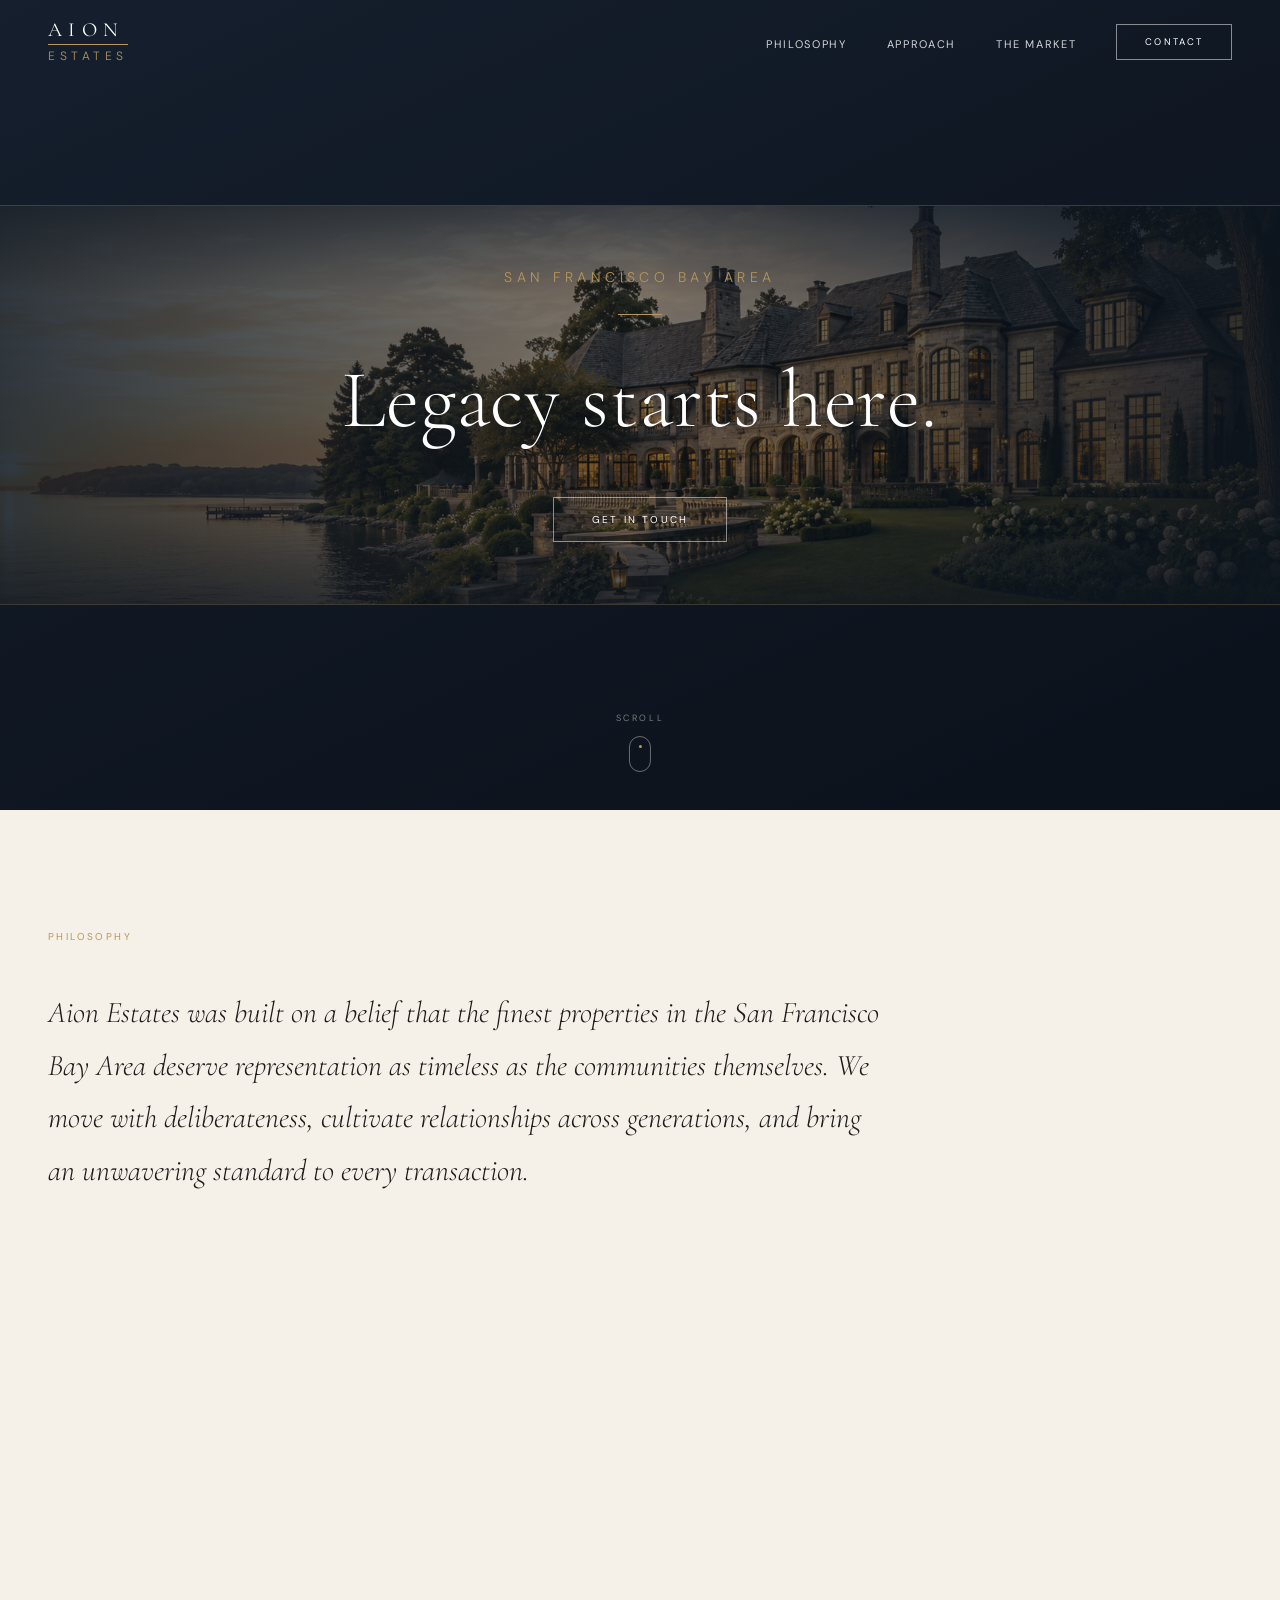
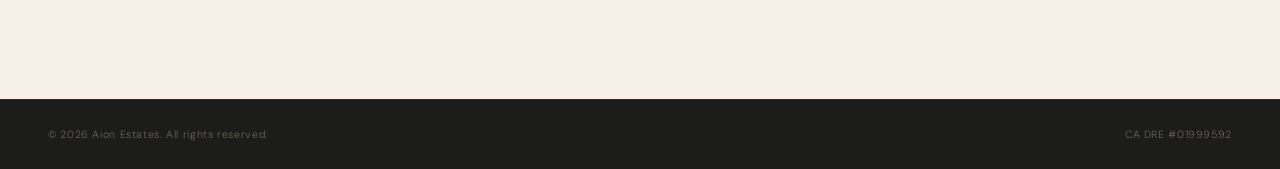
<file: index.html>
<!DOCTYPE html>
<html lang="en">
<head>
  <meta charset="UTF-8">
  <meta name="viewport" content="width=device-width, initial-scale=1">
  <title>Aion Estates — San Francisco Bay Area Real Estate</title>
  <link rel="preconnect" href="https://fonts.googleapis.com">
  <link rel="preconnect" href="https://fonts.gstatic.com" crossorigin>
  <link href="https://fonts.googleapis.com/css2?family=Cormorant+Garamond:ital,wght@0,300;0,400;0,500;1,300;1,400;1,500&family=DM+Sans:opsz,wght@9..40,300;9..40,400;9..40,500&display=swap" rel="stylesheet">
  <style>
    /* ── Tokens ──────────────────────────────────────────────── */
    :root {
      --cream:      #F5F0E8;
      --surface:    #FAFAF7;
      --charcoal:   #1C1C1A;
      --stone:      #6B6459;
      --gold:       #B8975A;
      --white:      #FFFFFF;
      --night-1:    #1E2D40;
      --night-2:    #162130;
      --night-3:    #0D1620;
      --gold-90:    rgba(184,151,90,0.90);
      --gold-70:    rgba(184,151,90,0.70);
      --gold-45:    rgba(184,151,90,0.45);
      --gold-28:    rgba(184,151,90,0.28);
      --gold-14:    rgba(184,151,90,0.14);
      --line-ink:        rgba(28,28,26,0.10);
      --line-ink-strong: rgba(28,28,26,0.35);
      --line-light:      rgba(255,255,255,0.50);
      --scrim:      rgba(8,12,18,0.40);
      --field-bg:   rgba(255,255,255,0.04);
      --shadow-nav: 0 1px 0 rgba(28,28,26,0.09);
      --rule-vertical: linear-gradient(to bottom, transparent 0%, var(--gold-45) 20%, var(--gold-45) 80%, transparent 100%);

      --font-serif: 'Cormorant Garamond', Georgia, 'Times New Roman', serif;
      --font-sans:  'DM Sans', system-ui, -apple-system, sans-serif;

      --display-xl:  clamp(44px, 6.5vw, 82px);
      --display-lg:  clamp(34px, 4vw, 54px);
      --display-md:  30px;
      --display-sm:  26px;
      --text-lg:     15px;
      --text-md:     14px;
      --text-xs:     11px;
      --label:       10px;

      --leading-tight: 1.1;
      --leading-snug:  1.2;
      --leading-quote: 1.75;
      --leading-body:  1.8;

      --tracking-tight:    0.01em;
      --tracking-link:     0.15em;
      --tracking-button:   0.22em;
      --tracking-label:    0.24em;
      --tracking-wide:     0.32em;
      --tracking-wordmark: 0.38em;

      --max-w:     1200px;
      --gutter:    48px;
      --section-v: 120px;
      --grid-gap:  80px;
      --btn-pad-y:   15px;
      --btn-pad-x:   38px;
      --field-pad-y: 14px;
      --field-pad-x: 16px;

      --ease: cubic-bezier(0.22, 0.61, 0.36, 1);
    }
    @media (max-width: 960px) {
      :root { --section-v: 88px; --grid-gap: 52px; }
    }
    @media (max-width: 768px) {
      :root { --section-v: 72px; --gutter: 24px; }
    }

    /* ── Reset ───────────────────────────────────────────────── */
    *, *::before, *::after { box-sizing: border-box; margin: 0; padding: 0; }
    html, body { height: 100%; }
    body {
      font-family: var(--font-sans);
      background: var(--cream);
      color: var(--charcoal);
      overflow-x: hidden;
      -webkit-font-smoothing: antialiased;
    }
    a { color: inherit; }

    /* ── Scroll reveal ───────────────────────────────────────── */
    .reveal {
      opacity: 0;
      transform: translateY(22px);
      transition: opacity .85s var(--ease), transform .85s var(--ease);
    }
    .reveal.in { opacity: 1; transform: none; }

    /* ── Scroll dot animation ────────────────────────────────── */
    @keyframes scrolldot {
      0%   { transform: translateY(0); opacity: .85; }
      50%  { transform: translateY(9px); opacity: .25; }
      100% { transform: translateY(0); opacity: .85; }
    }

    /* ── Nav ─────────────────────────────────────────────────── */
    #site-nav {
      position: fixed;
      top: 0; left: 0; right: 0;
      z-index: 100;
      transition: background .45s ease, box-shadow .45s ease;
      background: transparent;
      box-shadow: none;
    }
    #site-nav .inner {
      display: flex;
      align-items: center;
      justify-content: space-between;
      gap: 24px;
      height: 84px;
      padding: 0 var(--gutter);
    }
    .wordmark {
      display: inline-flex;
      flex-direction: column;
      align-items: flex-start;
      gap: 4px;
      text-decoration: none;
      cursor: pointer;
    }
    .wordmark-aion {
      font-family: var(--font-serif);
      font-size: 20px;
      font-weight: 400;
      letter-spacing: var(--tracking-wide);
      line-height: 1;
      color: var(--white);
      transition: color .3s ease;
    }
    .wordmark-rule {
      display: block;
      width: 100%;
      height: 0.5px;
      background: var(--gold);
    }
    .wordmark-estates {
      font-family: var(--font-sans);
      font-size: 12px;
      font-weight: 300;
      letter-spacing: var(--tracking-wordmark);
      text-transform: uppercase;
      color: var(--gold);
    }
    #nav-links {
      list-style: none;
      display: flex;
      gap: 40px;
      align-items: center;
    }
    .nav-link {
      cursor: pointer;
      text-decoration: none;
      font-family: var(--font-sans);
      font-size: 11px;
      font-weight: 400;
      letter-spacing: var(--tracking-link);
      text-transform: uppercase;
      color: rgba(255,255,255,0.82);
      transition: color .3s ease;
    }
    .nav-btn {
      display: inline-block;
      font-family: var(--font-sans);
      font-weight: 400;
      letter-spacing: var(--tracking-button);
      text-transform: uppercase;
      text-decoration: none;
      text-align: center;
      border: 0.5px solid var(--line-light);
      border-radius: 0;
      cursor: pointer;
      padding: 11px 28px;
      font-size: 9.5px;
      background: transparent;
      color: var(--white);
      transition: background .3s ease, border-color .3s ease, color .3s ease;
    }
    .nav-btn:hover {
      background: var(--gold);
      border-color: var(--gold);
      color: var(--white);
    }

    /* ── Hero ────────────────────────────────────────────────── */
    #hero {
      position: relative;
      min-height: 660px;
      height: 90vh;
      display: flex;
      align-items: center;
      justify-content: center;
      background: linear-gradient(155deg, #1E2D40 0%, #162130 45%, #0D1620 100%);
      overflow: hidden;
    }
    #hero-scrim {
      position: absolute;
      inset: 0;
      background: var(--scrim);
      pointer-events: none;
    }
    #hero-band {
      position: absolute;
      left: 0; right: 0;
      top: 50%;
      transform: translateY(-50%);
      height: 400px;
      z-index: 0;
      overflow: hidden;
      border-top: 0.5px solid var(--gold-28);
      border-bottom: 0.5px solid var(--gold-28);
    }
    #hero-band-img {
      position: absolute;
      inset: 0;
      width: 100%;
      height: 100%;
      object-fit: cover;
      display: block;
    }
    #hero-band-left-scrim {
      position: absolute;
      inset: 0;
      pointer-events: none;
      background: linear-gradient(90deg, rgba(13,22,32,0.86) 0%, rgba(13,22,32,0.52) 50%, rgba(13,22,32,0.86) 100%);
    }
    #hero-band-tb-scrim {
      position: absolute;
      inset: 0;
      pointer-events: none;
      background: linear-gradient(180deg, rgba(13,22,32,0.55) 0%, rgba(13,22,32,0) 22%, rgba(13,22,32,0) 78%, rgba(13,22,32,0.55) 100%);
    }
    #hero-content {
      position: relative;
      z-index: 1;
      pointer-events: none;
      width: 100%;
      display: flex;
      align-items: center;
      justify-content: center;
      text-align: center;
      color: var(--white);
      padding: 0 var(--gutter);
    }
    #hero-content .inner {
      max-width: 720px;
    }
    #hero-eyebrow {
      font-family: var(--font-sans);
      font-size: 14px;
      font-weight: 300;
      letter-spacing: var(--tracking-wide);
      color: var(--gold);
      margin: 0 0 28px;
    }
    #hero-rule {
      display: block;
      width: 44px;
      height: 0.5px;
      background: var(--gold);
      margin: 0 auto 40px;
    }
    #hero-h1 {
      font-family: var(--font-serif);
      font-size: var(--display-xl);
      font-weight: 300;
      line-height: var(--leading-tight);
      letter-spacing: var(--tracking-tight);
      margin: 0 0 52px;
      white-space: nowrap;
    }
    .btn-outline {
      display: inline-block;
      box-sizing: border-box;
      font-family: var(--font-sans);
      font-weight: 400;
      letter-spacing: var(--tracking-button);
      text-transform: uppercase;
      text-decoration: none;
      text-align: center;
      border: 0.5px solid var(--line-light);
      border-radius: 0;
      cursor: pointer;
      padding: var(--btn-pad-y) var(--btn-pad-x);
      font-size: var(--label);
      background: transparent;
      color: var(--white);
      transition: background .3s ease, border-color .3s ease, color .3s ease;
      pointer-events: auto;
    }
    .btn-outline:hover {
      background: var(--gold);
      border-color: var(--gold);
      color: var(--white);
    }
    .btn-gold {
      display: inline-block;
      box-sizing: border-box;
      font-family: var(--font-sans);
      font-weight: 400;
      letter-spacing: var(--tracking-button);
      text-transform: uppercase;
      text-decoration: none;
      text-align: center;
      border: 0.5px solid var(--gold);
      border-radius: 0;
      cursor: pointer;
      padding: var(--btn-pad-y) var(--btn-pad-x);
      font-size: var(--label);
      background: var(--gold);
      color: var(--charcoal);
      transition: opacity .3s ease;
    }
    .btn-gold:hover { opacity: 0.82; }
    #hero-scroll {
      position: absolute;
      bottom: 38px;
      left: 50%;
      transform: translateX(-50%);
      z-index: 1;
      display: flex;
      flex-direction: column;
      align-items: center;
      gap: 12px;
      pointer-events: none;
    }
    #hero-scroll-label {
      font-family: var(--font-sans);
      font-size: 9px;
      font-weight: 300;
      letter-spacing: 0.28em;
      text-transform: uppercase;
      color: rgba(245,240,232,0.55);
    }
    #hero-scroll-pill {
      display: flex;
      justify-content: center;
      width: 22px;
      height: 36px;
      border: 0.5px solid rgba(245,240,232,0.4);
      border-radius: 999px;
      padding-top: 8px;
    }
    #hero-scroll-dot {
      width: 3px;
      height: 3px;
      border-radius: 999px;
      background: var(--gold);
      animation: scrolldot 1.8s var(--ease) infinite;
    }

    /* ── Section label ───────────────────────────────────────── */
    .section-label {
      font-family: var(--font-sans);
      font-size: var(--label);
      font-weight: 400;
      letter-spacing: var(--tracking-label);
      text-transform: uppercase;
      color: var(--gold);
      margin: 0 0 44px;
    }
    .section-label-soft { color: var(--gold-90); }

    /* ── Philosophy ──────────────────────────────────────────── */
    #philosophy {
      padding: var(--section-v) var(--gutter);
      background: var(--cream);
    }
    #philosophy blockquote {
      font-family: var(--font-serif);
      font-size: var(--display-md);
      font-weight: 300;
      font-style: italic;
      line-height: var(--leading-quote);
      color: var(--charcoal);
      max-width: 840px;
      margin: 0;
    }

    /* ── Approach ────────────────────────────────────────────── */
    #approach {
      padding: var(--section-v) var(--gutter);
      background: var(--surface);
      border-top: 0.5px solid var(--line-ink);
      border-bottom: 0.5px solid var(--line-ink);
    }
    #approach .section-label {
      font-size: 14px;
      letter-spacing: 0.22em;
    }
    .pillars {
      display: flex;
      align-items: stretch;
      gap: 56px;
    }
    .pillar { flex: 1; }
    .pillar-num {
      display: block;
      font-family: var(--font-serif);
      font-size: 20px;
      font-weight: 400;
      color: var(--gold);
      letter-spacing: 0.1em;
      margin-bottom: 20px;
    }
    .pillar h3 {
      font-family: var(--font-serif);
      font-size: var(--display-sm);
      font-weight: 400;
      letter-spacing: var(--tracking-tight);
      color: var(--charcoal);
      margin: 0 0 16px;
    }
    .pillar p {
      font-family: var(--font-sans);
      font-size: var(--text-md);
      font-weight: 300;
      line-height: var(--leading-body);
      color: var(--stone);
      margin: 0;
    }
    .vrule {
      display: flex;
      align-items: stretch;
      flex-shrink: 0;
    }
    .vrule span {
      display: block;
      width: 0.5px;
      min-height: 180px;
      background: var(--rule-vertical);
    }

    /* ── Market ──────────────────────────────────────────────── */
    #market {
      padding: var(--section-v) var(--gutter);
      background: var(--cream);
    }
    #market .grid {
      max-width: var(--max-w);
      margin: 0 auto;
      display: grid;
      grid-template-columns: repeat(auto-fit, minmax(300px, 1fr));
      gap: var(--grid-gap);
      align-items: center;
    }
    #market h2 {
      font-family: var(--font-serif);
      font-size: var(--display-lg);
      font-weight: 300;
      line-height: var(--leading-snug);
      margin: 0 0 28px;
      color: var(--charcoal);
    }
    #market h2 em { font-style: italic; }
    #market .lead {
      font-family: var(--font-sans);
      font-size: var(--text-lg);
      font-weight: 300;
      line-height: var(--leading-body);
      color: var(--stone);
      margin: 0 0 36px;
    }
    .tags { display: flex; flex-wrap: wrap; gap: 12px 14px; }
    .area-tag {
      font-family: var(--font-sans);
      font-size: 10px;
      font-weight: 400;
      letter-spacing: 0.16em;
      color: var(--gold);
      white-space: nowrap;
      display: inline-block;
      padding: 7px 16px;
      border: 0.5px solid var(--gold-28);
      text-transform: uppercase;
    }
    #market-photo {
      width: 100%;
      aspect-ratio: 4 / 5;
      position: relative;
      overflow: hidden;
    }
    #market-photo img {
      position: absolute;
      inset: 0;
      width: 100%;
      height: 100%;
      object-fit: cover;
      display: block;
    }

    /* ── Contact ─────────────────────────────────────────────── */
    #contact {
      padding: var(--section-v) var(--gutter);
      background: var(--charcoal);
      color: var(--cream);
    }
    #contact .grid {
      max-width: var(--max-w);
      margin: 0 auto;
      display: grid;
      grid-template-columns: repeat(auto-fit, minmax(300px, 1fr));
      gap: var(--grid-gap);
      align-items: start;
    }
    #contact h2 {
      font-family: var(--font-serif);
      font-size: var(--display-lg);
      font-weight: 300;
      line-height: var(--leading-snug);
      margin: 0 0 44px;
    }
    #contact h2 em { font-style: italic; }
    .contact-links { display: flex; flex-direction: column; gap: 14px; }
    .contact-links a {
      font-family: var(--font-sans);
      font-size: 15px;
      font-weight: 300;
      color: var(--cream);
      text-decoration: none;
    }
    .contact-dre {
      font-family: var(--font-sans);
      font-size: 11px;
      letter-spacing: 0.1em;
      color: var(--stone);
      margin-top: 10px;
      display: block;
    }
    .field-group { display: flex; flex-direction: column; gap: 9px; }
    .field-label {
      font-family: var(--font-sans);
      font-size: 9.5px;
      font-weight: 400;
      letter-spacing: var(--tracking-button);
      text-transform: uppercase;
      color: var(--stone);
    }
    .field-control {
      box-sizing: border-box;
      width: 100%;
      background: var(--field-bg);
      border: 0.5px solid var(--gold-28);
      border-radius: 0;
      color: var(--cream);
      font-family: var(--font-sans);
      font-size: var(--text-md);
      font-weight: 300;
      padding: var(--field-pad-y) var(--field-pad-x);
      outline: none;
      resize: none;
      -webkit-appearance: none;
      transition: border-color .3s ease;
    }
    .field-control:focus { border-color: var(--gold-70); }
    .field-control::placeholder { color: var(--stone); opacity: 0.6; }
    #contact-form { display: flex; flex-direction: column; gap: 24px; }
    #contact-form .fields-row {
      display: grid;
      grid-template-columns: repeat(auto-fit, minmax(200px, 1fr));
      gap: 20px;
    }
    #contact-success {
      display: none;
      flex-direction: column;
      justify-content: center;
      border: 0.5px solid var(--gold-28);
      padding: 48px;
      min-height: 280px;
    }
    #contact-success .label {
      font-family: var(--font-sans);
      font-size: 10px;
      font-weight: 400;
      letter-spacing: var(--tracking-label);
      text-transform: uppercase;
      color: var(--gold);
      margin: 0 0 18px;
    }
    #contact-success .message {
      font-family: var(--font-serif);
      font-size: 30px;
      font-weight: 300;
      font-style: italic;
      line-height: 1.4;
      margin: 0;
    }

    /* ── Footer ──────────────────────────────────────────────── */
    footer {
      background: var(--charcoal);
      border-top: 0.5px solid var(--gold-14);
      padding: 28px var(--gutter);
      display: flex;
      align-items: center;
      justify-content: space-between;
      gap: 16px;
      flex-wrap: wrap;
    }
    footer span {
      font-family: var(--font-sans);
      font-size: 10.5px;
      font-weight: 300;
      color: var(--stone);
      letter-spacing: 0.06em;
    }

    /* ── Responsive ──────────────────────────────────────────── */
    @media (max-width: 820px) {
      .pillars { flex-direction: column; gap: 44px; }
      .vrule { display: none; }
    }
    @media (max-width: 760px) {
      #nav-links { display: none; }
      #hero-h1 { white-space: normal; }
    }
  </style>
</head>
<body>

<!-- Nav scroll sentinel -->
<span id="nav-sentinel" style="position: absolute; top: 90px; left: 0; width: 1px; height: 1px; pointer-events: none;"></span>

<!-- ── Navigation ──────────────────────────────────────────── -->
<header id="site-nav">
  <div class="inner">
    <a class="wordmark" href="#hero" data-scroll="hero" aria-label="Aion Estates">
      <span class="wordmark-aion">AION</span>
      <span class="wordmark-rule"></span>
      <span class="wordmark-estates">ESTATES</span>
    </a>
    <ul id="nav-links">
      <li><a class="nav-link" href="#philosophy" data-scroll="philosophy">Philosophy</a></li>
      <li><a class="nav-link" href="#approach" data-scroll="approach">Approach</a></li>
      <li><a class="nav-link" href="#market" data-scroll="market">The Market</a></li>
      <li><a class="nav-btn" href="#contact" data-scroll="contact">Contact</a></li>
    </ul>
  </div>
</header>

<!-- ── Hero ────────────────────────────────────────────────── -->
<section id="hero">
  <div id="hero-scrim"></div>

  <!-- Horizontal image band -->
  <div id="hero-band">
    <img id="hero-band-img" alt="Hero" src="project/uploads/hero-bg.webp">
    <div id="hero-band-left-scrim"></div>
    <div id="hero-band-tb-scrim"></div>
  </div>

  <!-- Headline content -->
  <div id="hero-content">
    <div class="inner">
      <p id="hero-eyebrow">SAN FRANCISCO BAY AREA</p>
      <span id="hero-rule"></span>
      <h1 id="hero-h1">Legacy starts here.</h1>
      <a class="btn-outline" href="#contact" data-scroll="contact">Get in Touch</a>
    </div>
  </div>

  <!-- Scroll indicator -->
  <div id="hero-scroll">
    <span id="hero-scroll-label">Scroll</span>
    <span id="hero-scroll-pill">
      <span id="hero-scroll-dot"></span>
    </span>
  </div>
</section>

<!-- ── Philosophy ──────────────────────────────────────────── -->
<section id="philosophy" class="reveal">
  <div style="max-width: var(--max-w); margin: 0 auto;">
    <p class="section-label">Philosophy</p>
    <blockquote>Aion Estates was built on a belief that the finest properties in the San Francisco Bay Area deserve representation as timeless as the communities themselves. We move with deliberateness, cultivate relationships across generations, and bring an unwavering standard to every transaction.</blockquote>
  </div>
</section>

<!-- ── Approach ─────────────────────────────────────────────── -->
<section id="approach" class="reveal">
  <div style="max-width: var(--max-w); margin: 0 auto;">
    <p class="section-label">Our Approach</p>
    <div class="pillars">
      <div class="pillar">
        <span class="pillar-num">01</span>
        <h3>Representation</h3>
        <p>Every client receives the full weight of our attention and expertise. We represent your interests with precision, from first showing to final close.</p>
      </div>
      <div class="vrule"><span></span></div>
      <div class="pillar">
        <span class="pillar-num">02</span>
        <h3>Market Expertise</h3>
        <p>With 3 generations of real estate experience, we have a unique understanding of this market that no algorithm can replicate — neighbourhood by neighbourhood, block by block.</p>
      </div>
      <div class="vrule"><span></span></div>
      <div class="pillar">
        <span class="pillar-num">03</span>
        <h3>Discretion</h3>
        <p>Your transaction is your business. We conduct every engagement with the confidentiality and professionalism that high-stakes decisions demand.</p>
      </div>
    </div>
  </div>
</section>

<!-- ── Market ───────────────────────────────────────────────── -->
<section id="market" class="reveal">
  <div class="grid">
    <div>
      <p class="section-label">The Market</p>
      <h2>The Bay Area,<br><em>in full.</em></h2>
      <p class="lead">From the water's edge to the hillsides, the San Francisco Bay Area holds some of the country's most coveted real estate. We represent exceptional property across all five regions with a single standard of care — and we know each one intimately: its character, its values, and where rare opportunity lives.</p>
      <div class="tags">
        <span class="area-tag">North Bay</span>
        <span class="area-tag">San Francisco</span>
        <span class="area-tag">Peninsula</span>
        <span class="area-tag">South Bay</span>
        <span class="area-tag">East Bay</span>
      </div>
    </div>
    <div id="market-photo" title="Click or drop a photo here">
      <img id="market-photo-img" alt="Market" src="project/uploads/market-photo.webp">
    </div>
  </div>
</section>

<!-- ── Contact ──────────────────────────────────────────────── -->
<section id="contact" class="reveal">
  <div class="grid">
    <div>
      <p class="section-label section-label-soft">Contact</p>
      <h2>Let's begin<br><em>a conversation.</em></h2>
      <div class="contact-links">
        <a href="mailto:info@aionestates.com">info@aionestates.com</a>
        <a href="tel:+14084659784">408-465-9784</a>
        <span class="contact-dre">CA DRE #01999592</span>
      </div>
    </div>
    <div>
      <form id="contact-form">
        <div class="fields-row">
          <div class="field-group">
            <label class="field-label" for="f-name">Name</label>
            <input class="field-control" id="f-name" name="name" type="text" placeholder="Your name" required>
          </div>
          <div class="field-group">
            <label class="field-label" for="f-email">Email</label>
            <input class="field-control" id="f-email" name="email" type="email" placeholder="your@email.com" required>
          </div>
        </div>
        <div class="field-group">
          <label class="field-label" for="f-message">Message</label>
          <textarea class="field-control" id="f-message" name="message" rows="5" placeholder="Tell us about your needs…" required></textarea>
        </div>
        <button class="btn-gold" type="submit" style="align-self: flex-start;">Send Message</button>
      </form>
      <div id="contact-success">
        <p class="label">Message received</p>
        <p class="message" id="contact-success-msg"></p>
      </div>
    </div>
  </div>
</section>

<!-- ── Footer ───────────────────────────────────────────────── -->
<footer>
  <span>© 2026 Aion Estates. All rights reserved.</span>
  <span>CA DRE #01999592</span>
</footer>

<script>
  // ── Smooth scroll ─────────────────────────────────────────────
  function scrollTo(id) {
    const el = document.getElementById(id);
    if (!el) return;
    const top = id === 'hero' ? 0 : el.getBoundingClientRect().top + window.scrollY - 64;
    window.scrollTo({ top, behavior: 'smooth' });
  }

  document.querySelectorAll('[data-scroll]').forEach(el => {
    el.addEventListener('click', function(e) {
      e.preventDefault();
      scrollTo(this.dataset.scroll);
    });
  });

  // ── Nav scroll state ──────────────────────────────────────────
  const nav = document.getElementById('site-nav');
  const sentinel = document.getElementById('nav-sentinel');
  const wordmarkAion = document.querySelector('.wordmark-aion');
  const navLinks = document.querySelectorAll('.nav-link');
  const navBtn = document.querySelector('.nav-btn');

  function setScrolled(scrolled) {
    nav.style.background = scrolled ? 'var(--surface)' : 'transparent';
    nav.style.boxShadow = scrolled ? 'var(--shadow-nav)' : 'none';
    wordmarkAion.style.color = scrolled ? 'var(--charcoal)' : 'var(--white)';
    navLinks.forEach(l => {
      l.style.color = scrolled ? 'var(--stone)' : 'rgba(255,255,255,0.82)';
    });
    if (navBtn) {
      navBtn.style.borderColor = scrolled ? 'var(--line-ink-strong)' : 'var(--line-light)';
      navBtn.style.color = scrolled ? 'var(--charcoal)' : 'var(--white)';
    }
  }

  new IntersectionObserver(entries => {
    setScrolled(!entries[0].isIntersecting);
  }, { threshold: 0 }).observe(sentinel);

  // ── Scroll reveal ─────────────────────────────────────────────
  const revealIo = new IntersectionObserver(entries => {
    entries.forEach(e => {
      if (e.isIntersecting) { e.target.classList.add('in'); revealIo.unobserve(e.target); }
    });
  }, { threshold: 0.12 });
  document.querySelectorAll('.reveal').forEach(el => revealIo.observe(el));

  // ── Contact form ──────────────────────────────────────────────
  document.getElementById('contact-form').addEventListener('submit', function(e) {
    e.preventDefault();
    const name = document.getElementById('f-name').value.trim() || 'friend';
    const msg = document.getElementById('contact-success-msg');
    msg.innerHTML = `Thank you, ${name}.<br>We'll be in touch shortly.`;
    this.style.display = 'none';
    const success = document.getElementById('contact-success');
    success.style.display = 'flex';
  });

</script>
</body>
</html>
</file>
